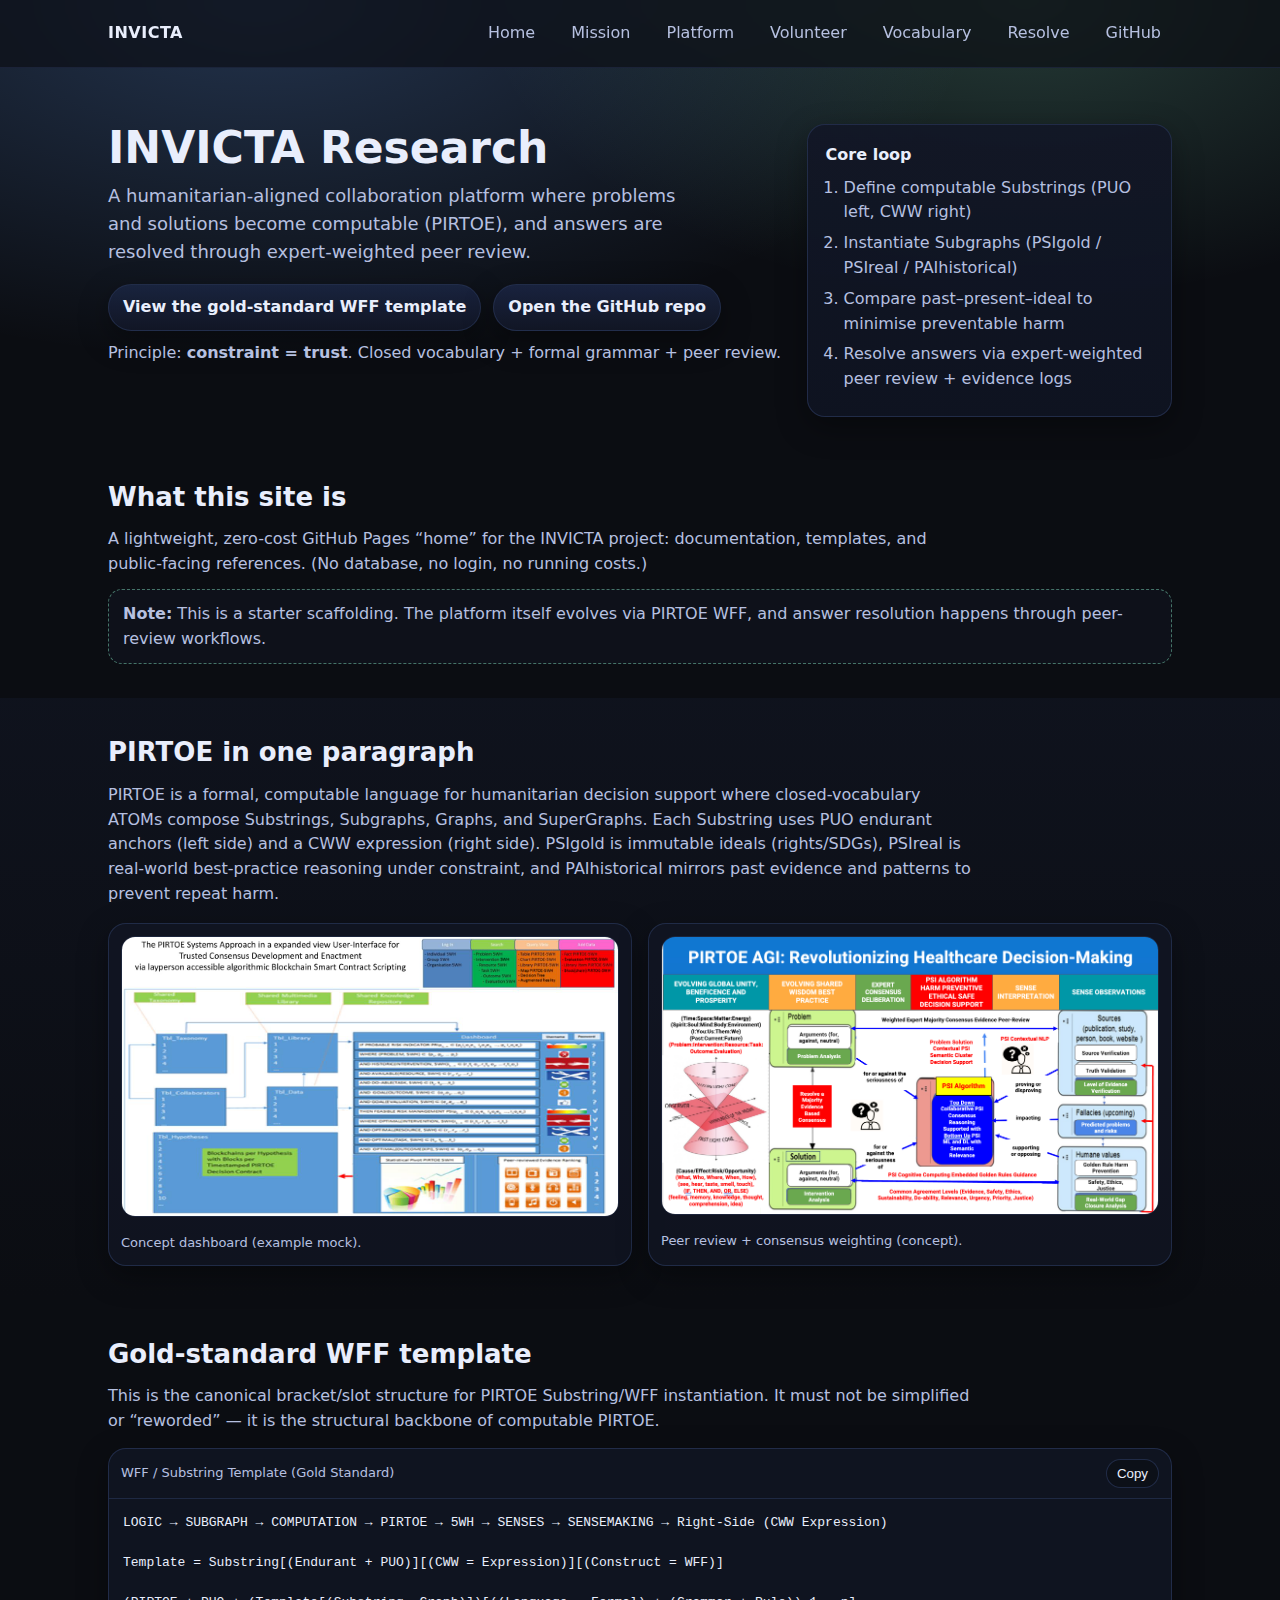
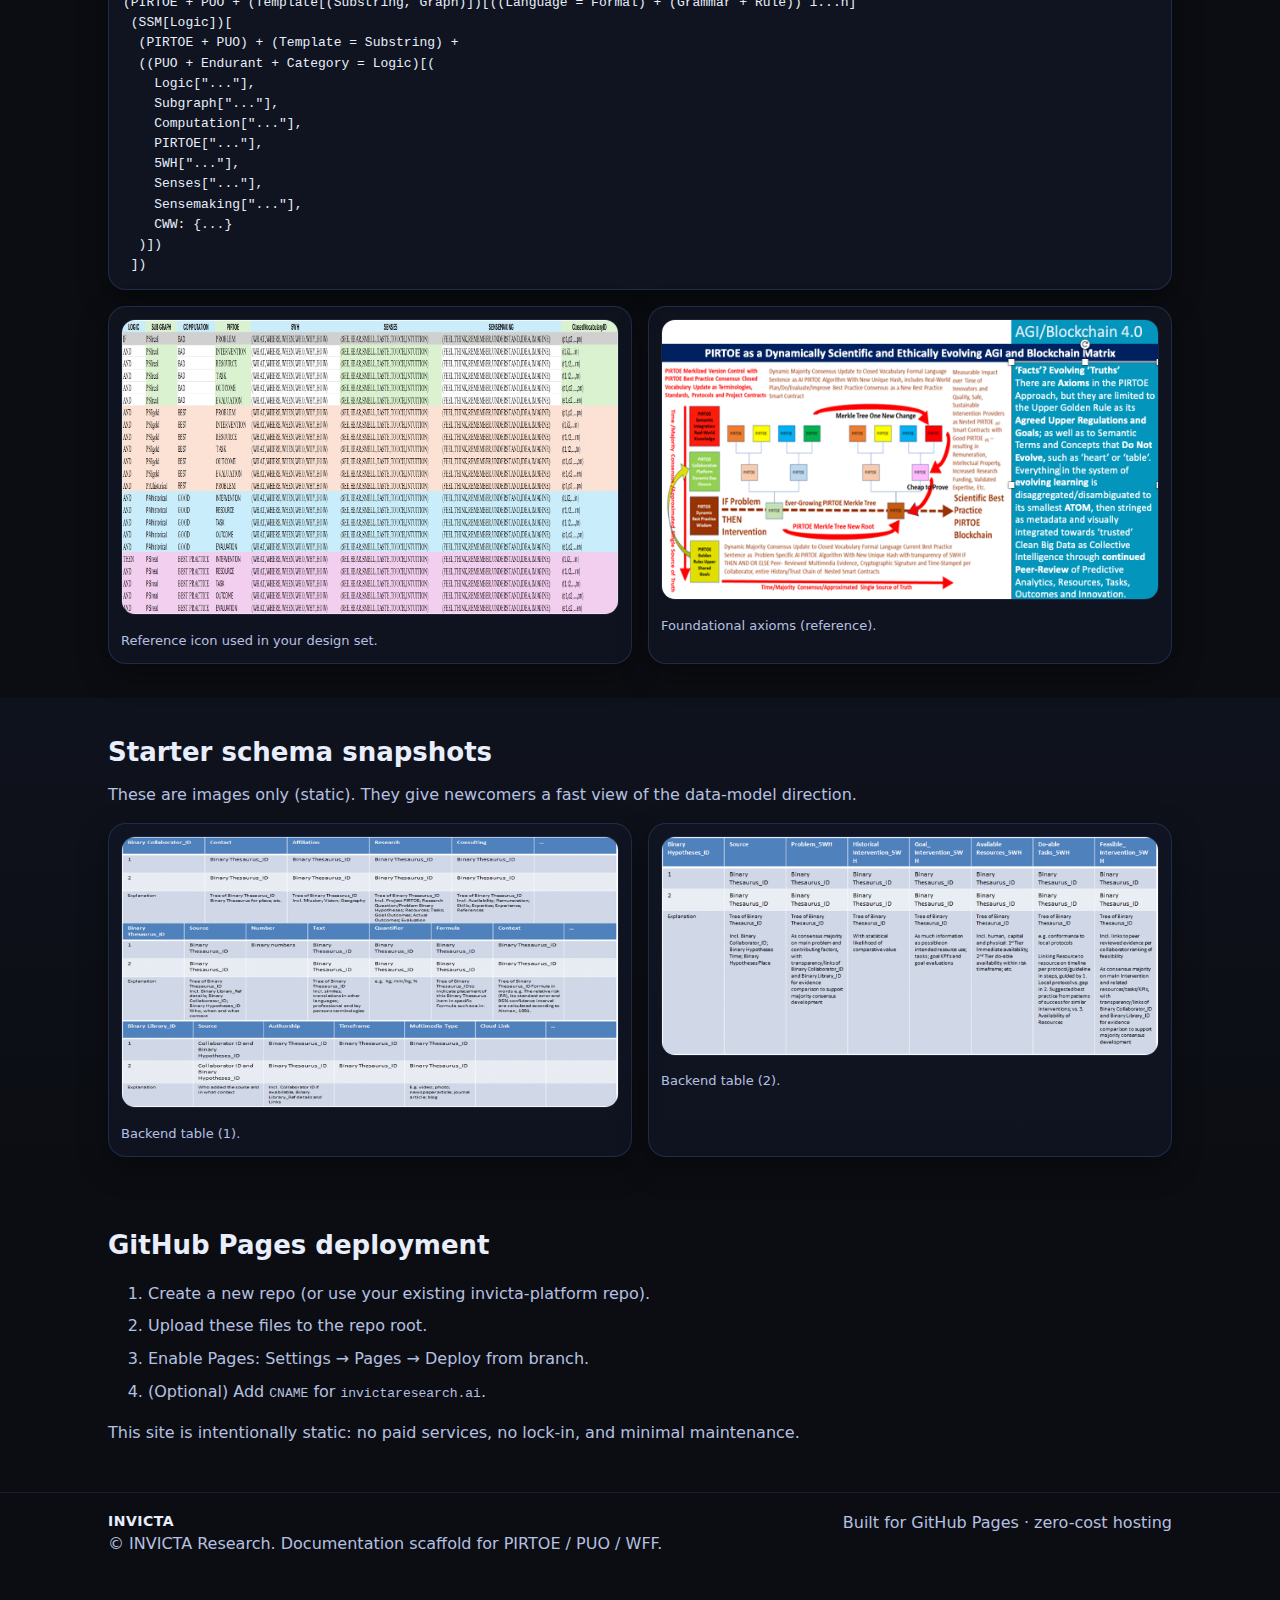
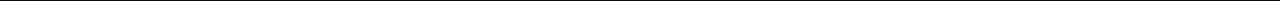
<file: index.html>
<!doctype html>
<html lang="en">
<head>
  <meta charset="utf-8" />
  <meta name="viewport" content="width=device-width,initial-scale=1" />
  <title>INVICTA Research — PIRTOE / PUO / WFF</title>
  <meta name="description" content="INVICTA: humanitarian-aligned, evidence-based, expert peer-reviewed decision support through PIRTOE (Problem–Intervention–Resource–Task–Outcome–Evaluation) graphs." />
  <link rel="stylesheet" href="assets/styles.css" />
</head>
<body>
  <header class="topbar">
    <div class="container">
      <a class="brand" href="#top">INVICTA</a>
      <nav class="nav">
        <a href="index.html#top">Home</a>
        <a href="mission.html">Mission</a>
        <a href="platform.html">Platform</a>
        <a href="volunteer.html">Volunteer</a>
        <a href="vocabulary/">Vocabulary</a>
        <a href="resolve/">Resolve</a>
        <a href="https://github.com/ln3942/invicta-platform" target="_blank" rel="noreferrer">GitHub</a>
      </nav>
    </div>
  </header>

  <main id="top">
    <section class="hero">
      <div class="container">
        <div class="hero-grid">
          <div>
            <h1>INVICTA Research</h1>
            <p class="lede">
              A humanitarian-aligned collaboration platform where problems and solutions become
              computable (PIRTOE), and answers are resolved through expert-weighted peer review.
            </p>
            <div class="cta">
              <a class="btn" href="#wff">View the gold-standard WFF template</a>
              <a class="btn secondary" href="#repo">Open the GitHub repo</a>
            </div>
            <p class="note">
              Principle: <strong>constraint = trust</strong>. Closed vocabulary + formal grammar + peer review.
            </p>
          </div>
          <div class="hero-card">
            <div class="card-title">Core loop</div>
            <ol class="card-list">
              <li>Define computable Substrings (PUO left, CWW right)</li>
              <li>Instantiate Subgraphs (PSIgold / PSIreal / PAIhistorical)</li>
              <li>Compare past–present–ideal to minimise preventable harm</li>
              <li>Resolve answers via expert-weighted peer review + evidence logs</li>
            </ol>
          </div>
        </div>
      </div>
    </section>

    <section id="about" class="section">
      <div class="container">
        <h2>What this site is</h2>
        <p>
          A lightweight, zero-cost GitHub Pages “home” for the INVICTA project: documentation, templates,
          and public-facing references. (No database, no login, no running costs.)
        </p>
        <div class="callout">
          <strong>Note:</strong> This is a starter scaffolding. The platform itself evolves via PIRTOE WFF,
          and answer resolution happens through peer-review workflows.
        </div>
      </div>
    </section>

    <section id="pirt" class="section alt">
      <div class="container">
        <h2>PIRTOE in one paragraph</h2>
        <p>
          PIRTOE is a formal, computable language for humanitarian decision support where closed-vocabulary ATOMs compose
          Substrings, Subgraphs, Graphs, and SuperGraphs. Each Substring uses PUO endurant anchors (left side) and a
          CWW expression (right side). PSIgold is immutable ideals (rights/SDGs), PSIreal is real-world best-practice
          reasoning under constraint, and PAIhistorical mirrors past evidence and patterns to prevent repeat harm.
        </p>

        <div class="grid-2">
          <figure class="figure">
            <img src="assets/images/Dashboard.jpg" alt="INVICTA dashboard concept" />
            <figcaption>Concept dashboard (example mock).</figcaption>
          </figure>
          <figure class="figure">
            <img src="assets/images/INVICTA Peer Review.png" alt="INVICTA peer review" />
            <figcaption>Peer review + consensus weighting (concept).</figcaption>
          </figure>
        </div>
      </div>
    </section>

    <section id="wff" class="section">
      <div class="container">
        <h2>Gold-standard WFF template</h2>
        <p>
          This is the canonical bracket/slot structure for PIRTOE Substring/WFF instantiation.
          It must not be simplified or “reworded” — it is the structural backbone of computable PIRTOE.
        </p>

        <div class="codewrap">
          <div class="codehead">
            <span>WFF / Substring Template (Gold Standard)</span>
            <button class="copy" data-copy="wff">Copy</button>
          </div>
          <pre class="code"><code id="wff">LOGIC → SUBGRAPH → COMPUTATION → PIRTOE → 5WH → SENSES → SENSEMAKING → Right-Side (CWW Expression)

Template = Substring[(Endurant + PUO)][(CWW = Expression)][(Construct = WFF)]

(PIRTOE + PUO + (Template[(Substring, Graph)])[((Language = Formal) + (Grammar + Rule)) 1...n]
 (SSM[Logic])[
  (PIRTOE + PUO) + (Template = Substring) +
  ((PUO + Endurant + Category = Logic)[(
    Logic["..."],
    Subgraph["..."],
    Computation["..."],
    PIRTOE["..."],
    5WH["..."],
    Senses["..."],
    Sensemaking["..."],
    CWW: {...}
  )])
 ])</code></pre>
        </div>

        <div class="grid-2">
          <figure class="figure">
            <img src="assets/images/icon_PIRTOE Graph Gold Standard Template Instantiation.jpg" alt="PIRTOE gold standard template icon" />
            <figcaption>Reference icon used in your design set.</figcaption>
          </figure>
          <figure class="figure">
            <img src="assets/images/Axioms in the PIRTOE Approach copy.png" alt="PIRTOE axioms" />
            <figcaption>Foundational axioms (reference).</figcaption>
          </figure>
        </div>
      </div>
    </section>

    <section id="schemas" class="section alt">
      <div class="container">
        <h2>Starter schema snapshots</h2>
        <p>
          These are images only (static). They give newcomers a fast view of the data-model direction.
        </p>
        <div class="grid-2">
          <figure class="figure">
            <img src="assets/images/Backend Table 1.png" alt="Backend table 1" />
            <figcaption>Backend table (1).</figcaption>
          </figure>
          <figure class="figure">
            <img src="assets/images/Backend Table 2.png" alt="Backend table 2" />
            <figcaption>Backend table (2).</figcaption>
          </figure>
        </div>
      </div>
    </section>

    <section id="repo" class="section">
      <div class="container">
        <h2>GitHub Pages deployment</h2>
        <ol class="steps">
          <li>Create a new repo (or use your existing invicta-platform repo).</li>
          <li>Upload these files to the repo root.</li>
          <li>Enable Pages: Settings → Pages → Deploy from branch.</li>
          <li>(Optional) Add <code>CNAME</code> for <code>invictaresearch.ai</code>.</li>
        </ol>
        <p class="note">
          This site is intentionally static: no paid services, no lock-in, and minimal maintenance.
        </p>
      </div>
    </section>

    <footer class="footer">
      <div class="container">
        <div class="footer-grid">
          <div>
            <div class="brand small">INVICTA</div>
            <div class="muted">© INVICTA Research. Documentation scaffold for PIRTOE / PUO / WFF.</div>
          </div>
          <div class="muted right">
            Built for GitHub Pages · zero-cost hosting
          </div>
        </div>
      </div>
    </footer>
  </main>

  <script src="assets/script.js"></script>
</body>
</html>
</file>
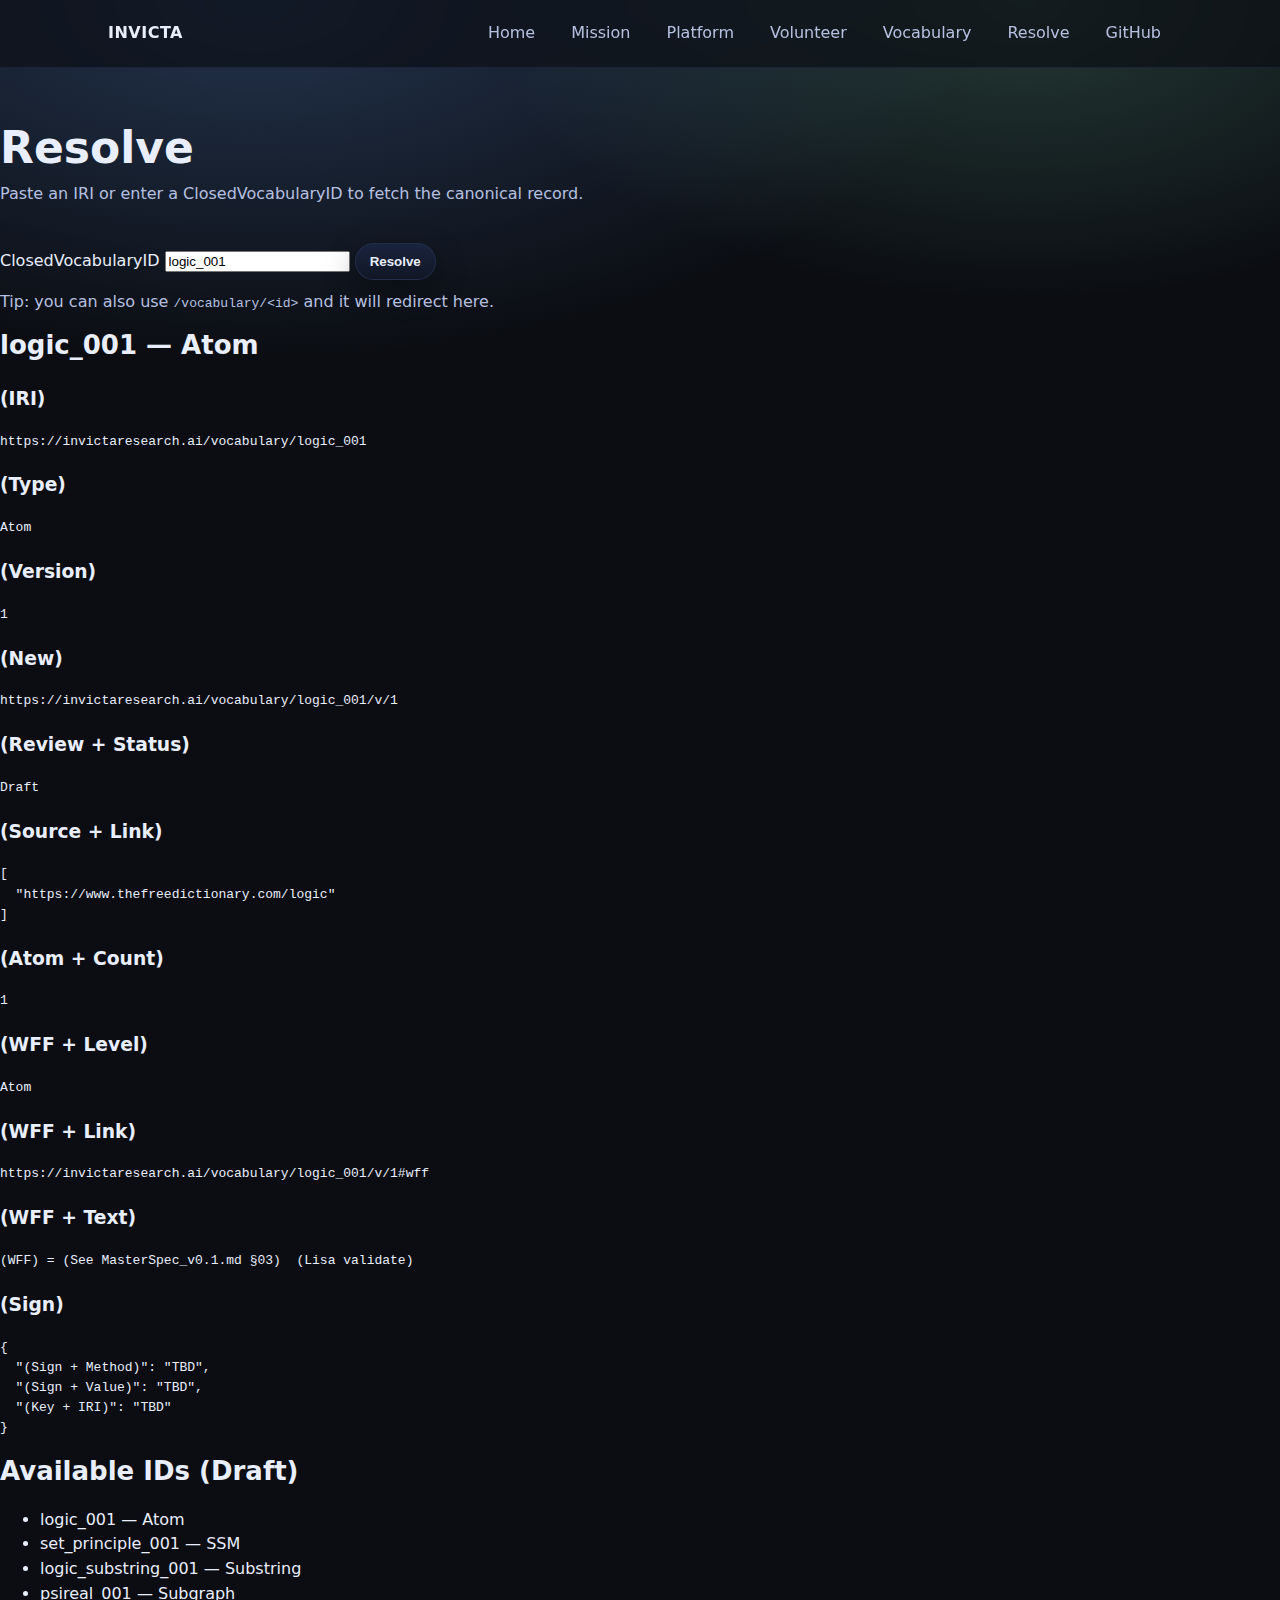
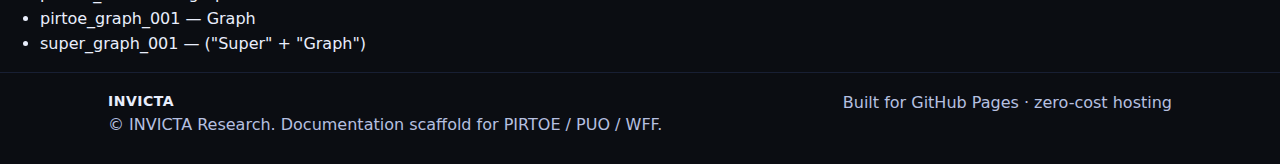
<file: resolve/index.html>
<!doctype html>
<html lang="en">
<head>
  <meta charset="utf-8" />
  <meta name="viewport" content="width=device-width,initial-scale=1" />
  <title>INVICTA — Resolve</title>
  <meta name="description" content="INVICTA: humanitarian-aligned, evidence-based, expert peer-reviewed decision support through PIRTOE (Problem–Intervention–Resource–Task–Outcome–Evaluation) graphs." />
  <link rel="stylesheet" href="../assets/styles.css" />
</head>
<body>
<header class="topbar">
    <div class="container">
      <a class="brand" href="#top">INVICTA</a>
      <nav class="nav">
        <a href="../index.html#top">Home</a>
        <a href="../mission.html">Mission</a>
        <a href="../platform.html">Platform</a>
        <a href="../volunteer.html">Volunteer</a>
        <a href="../vocabulary/">Vocabulary</a>
        <a href="../resolve/">Resolve</a>
        <a href="https://github.com/ln3942/invicta-platform" target="_blank" rel="noreferrer">GitHub</a>
      </nav>
    </div>
  </header>
<main class="content">

<section class="hero">
  <h1>Resolve</h1>
  <p class="lead">
    Paste an IRI or enter a ClosedVocabularyID to fetch the canonical record.
  </p>
</section>

<section class="card">
  <form id="resolver-form" class="form">
    <label for="id-input">ClosedVocabularyID</label>
    <input id="id-input" name="id" placeholder="e.g., logic_001" />
    <button class="btn" type="submit">Resolve</button>
  </form>
  <p class="small">Tip: you can also use <code>/vocabulary/&lt;id&gt;</code> and it will redirect here.</p>
</section>

<section class="card">
  <h2 id="record-title">Record</h2>
  <div id="vocab-record"></div>
</section>

<section class="card">
  <h2>Available IDs (Draft)</h2>
  <ul id="vocab-index"></ul>
</section>

</main>
<footer class="footer">
      <div class="container">
        <div class="footer-grid">
          <div>
            <div class="brand small">INVICTA</div>
            <div class="muted">© INVICTA Research. Documentation scaffold for PIRTOE / PUO / WFF.</div>
          </div>
          <div class="muted right">
            Built for GitHub Pages · zero-cost hosting
          </div>
        </div>
      </div>
    </footer>
<script src="../assets/script.js"></script>
<script src="../assets/vocab.js"></script>
</body>
</html>
</file>
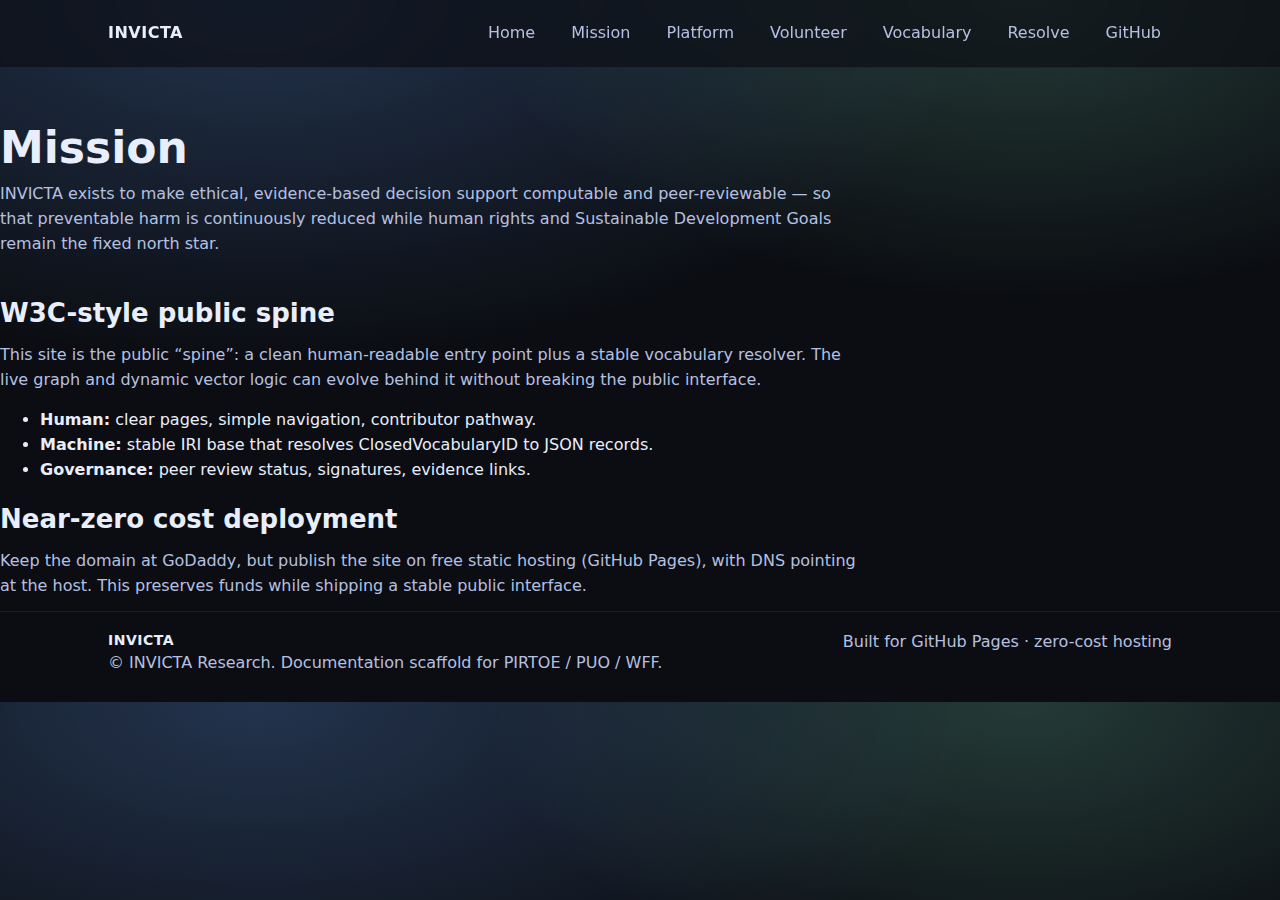
<file: mission.html>
<!doctype html>
<html lang="en">
<head>
  <meta charset="utf-8" />
  <meta name="viewport" content="width=device-width,initial-scale=1" />
  <title>INVICTA — Mission</title>
  <meta name="description" content="INVICTA: humanitarian-aligned, evidence-based, expert peer-reviewed decision support through PIRTOE (Problem–Intervention–Resource–Task–Outcome–Evaluation) graphs." />
  <link rel="stylesheet" href="assets/styles.css" />
</head>
<body>
<header class="topbar">
    <div class="container">
      <a class="brand" href="#top">INVICTA</a>
      <nav class="nav">
        <a href="index.html#top">Home</a>
        <a href="mission.html">Mission</a>
        <a href="platform.html">Platform</a>
        <a href="volunteer.html">Volunteer</a>
        <a href="vocabulary/">Vocabulary</a>
        <a href="resolve/">Resolve</a>
        <a href="https://github.com/ln3942/invicta-platform" target="_blank" rel="noreferrer">GitHub</a>
      </nav>
    </div>
  </header>
<main class="content">

<section class="hero">
  <h1>Mission</h1>
  <p class="lead">
    INVICTA exists to make ethical, evidence-based decision support computable and peer-reviewable — so that
    preventable harm is continuously reduced while human rights and Sustainable Development Goals remain the fixed north star.
  </p>
</section>

<section class="card">
  <h2>W3C-style public spine</h2>
  <p>
    This site is the public “spine”: a clean human-readable entry point plus a stable vocabulary resolver.
    The live graph and dynamic vector logic can evolve behind it without breaking the public interface.
  </p>
  <ul>
    <li><strong>Human:</strong> clear pages, simple navigation, contributor pathway.</li>
    <li><strong>Machine:</strong> stable IRI base that resolves ClosedVocabularyID to JSON records.</li>
    <li><strong>Governance:</strong> peer review status, signatures, evidence links.</li>
  </ul>
</section>

<section class="card">
  <h2>Near-zero cost deployment</h2>
  <p>
    Keep the domain at GoDaddy, but publish the site on free static hosting (GitHub Pages), with DNS pointing at the host.
    This preserves funds while shipping a stable public interface.
  </p>
</section>

</main>
<footer class="footer">
      <div class="container">
        <div class="footer-grid">
          <div>
            <div class="brand small">INVICTA</div>
            <div class="muted">© INVICTA Research. Documentation scaffold for PIRTOE / PUO / WFF.</div>
          </div>
          <div class="muted right">
            Built for GitHub Pages · zero-cost hosting
          </div>
        </div>
      </div>
    </footer>
<script src="assets/script.js"></script>
</body>
</html>
</file>
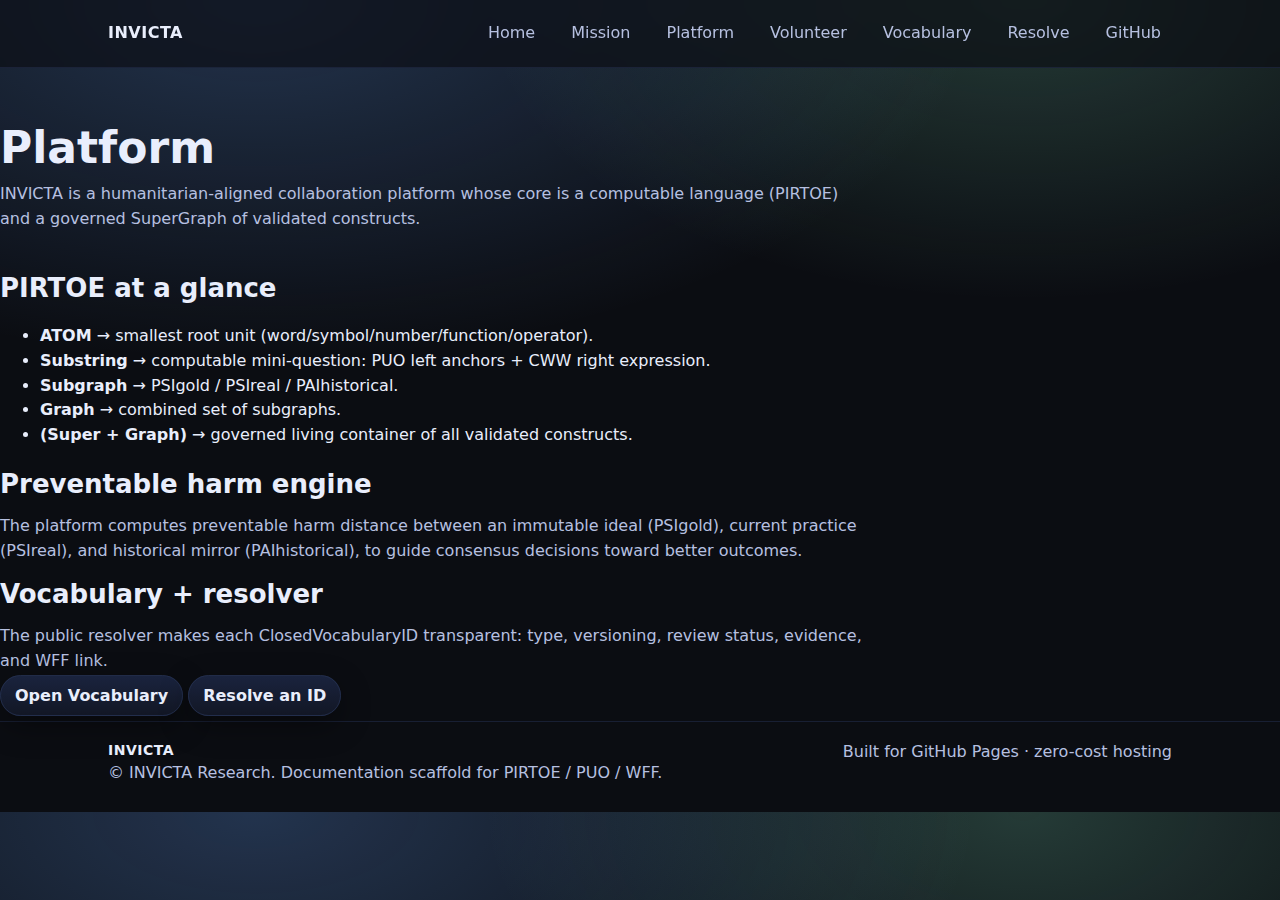
<file: platform.html>
<!doctype html>
<html lang="en">
<head>
  <meta charset="utf-8" />
  <meta name="viewport" content="width=device-width,initial-scale=1" />
  <title>INVICTA — Platform</title>
  <meta name="description" content="INVICTA: humanitarian-aligned, evidence-based, expert peer-reviewed decision support through PIRTOE (Problem–Intervention–Resource–Task–Outcome–Evaluation) graphs." />
  <link rel="stylesheet" href="assets/styles.css" />
</head>
<body>
<header class="topbar">
    <div class="container">
      <a class="brand" href="#top">INVICTA</a>
      <nav class="nav">
        <a href="index.html#top">Home</a>
        <a href="mission.html">Mission</a>
        <a href="platform.html">Platform</a>
        <a href="volunteer.html">Volunteer</a>
        <a href="vocabulary/">Vocabulary</a>
        <a href="resolve/">Resolve</a>
        <a href="https://github.com/ln3942/invicta-platform" target="_blank" rel="noreferrer">GitHub</a>
      </nav>
    </div>
  </header>
<main class="content">

<section class="hero">
  <h1>Platform</h1>
  <p class="lead">
    INVICTA is a humanitarian-aligned collaboration platform whose core is a computable language (PIRTOE) and
    a governed SuperGraph of validated constructs.
  </p>
</section>

<section class="card">
  <h2>PIRTOE at a glance</h2>
  <ul>
    <li><strong>ATOM</strong> → smallest root unit (word/symbol/number/function/operator).</li>
    <li><strong>Substring</strong> → computable mini-question: PUO left anchors + CWW right expression.</li>
    <li><strong>Subgraph</strong> → PSIgold / PSIreal / PAIhistorical.</li>
    <li><strong>Graph</strong> → combined set of subgraphs.</li>
    <li><strong>(Super + Graph)</strong> → governed living container of all validated constructs.</li>
  </ul>
</section>

<section class="card">
  <h2>Preventable harm engine</h2>
  <p>
    The platform computes preventable harm distance between an immutable ideal (PSIgold), current practice (PSIreal),
    and historical mirror (PAIhistorical), to guide consensus decisions toward better outcomes.
  </p>
</section>

<section class="card">
  <h2>Vocabulary + resolver</h2>
  <p>
    The public resolver makes each ClosedVocabularyID transparent: type, versioning, review status, evidence, and WFF link.
  </p>
  <p><a class="btn" href="vocabulary/">Open Vocabulary</a> <a class="btn" href="resolve/">Resolve an ID</a></p>
</section>

</main>
<footer class="footer">
      <div class="container">
        <div class="footer-grid">
          <div>
            <div class="brand small">INVICTA</div>
            <div class="muted">© INVICTA Research. Documentation scaffold for PIRTOE / PUO / WFF.</div>
          </div>
          <div class="muted right">
            Built for GitHub Pages · zero-cost hosting
          </div>
        </div>
      </div>
    </footer>
<script src="assets/script.js"></script>
</body>
</html>
</file>
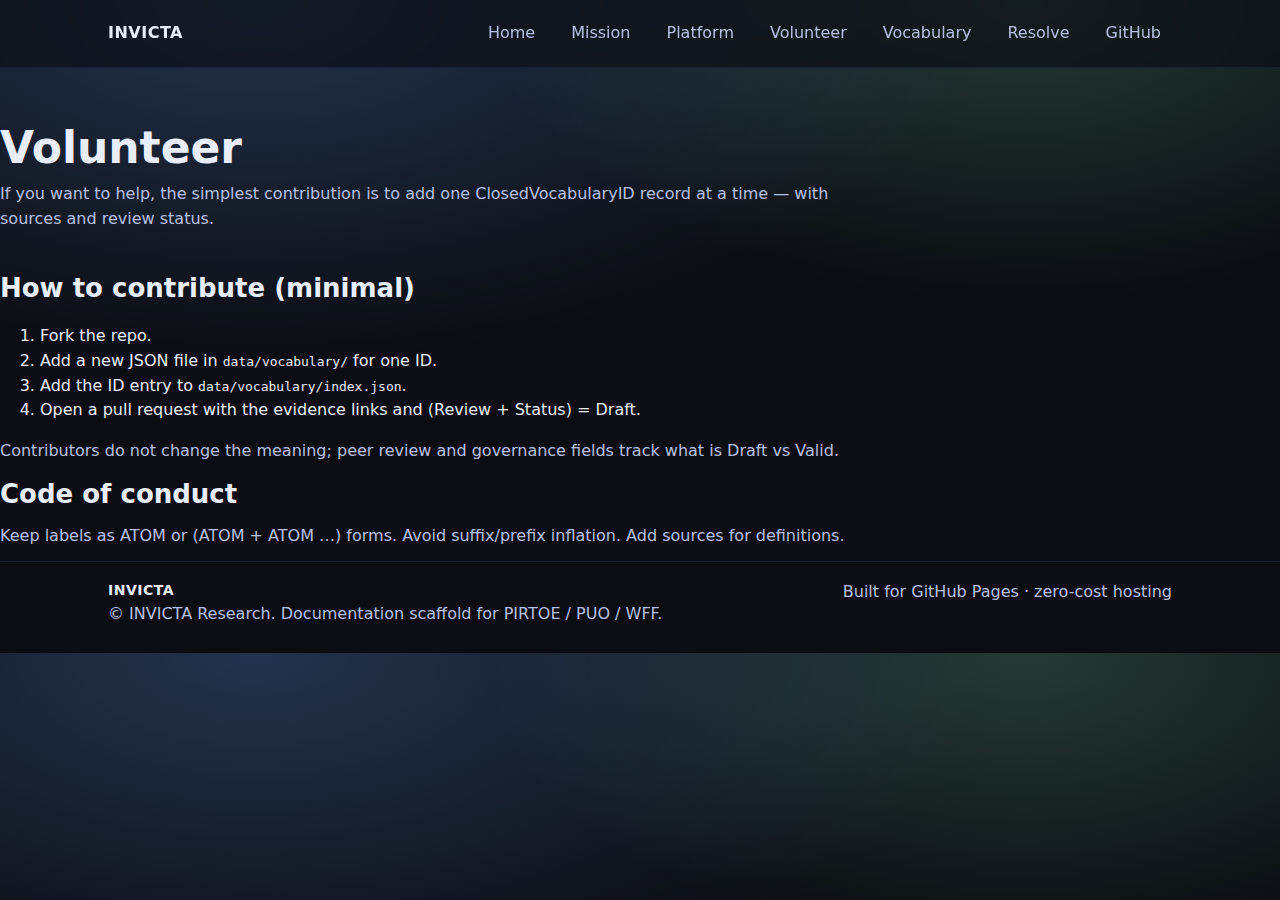
<file: volunteer.html>
<!doctype html>
<html lang="en">
<head>
  <meta charset="utf-8" />
  <meta name="viewport" content="width=device-width,initial-scale=1" />
  <title>INVICTA — Volunteer</title>
  <meta name="description" content="INVICTA: humanitarian-aligned, evidence-based, expert peer-reviewed decision support through PIRTOE (Problem–Intervention–Resource–Task–Outcome–Evaluation) graphs." />
  <link rel="stylesheet" href="assets/styles.css" />
</head>
<body>
<header class="topbar">
    <div class="container">
      <a class="brand" href="#top">INVICTA</a>
      <nav class="nav">
        <a href="index.html#top">Home</a>
        <a href="mission.html">Mission</a>
        <a href="platform.html">Platform</a>
        <a href="volunteer.html">Volunteer</a>
        <a href="vocabulary/">Vocabulary</a>
        <a href="resolve/">Resolve</a>
        <a href="https://github.com/ln3942/invicta-platform" target="_blank" rel="noreferrer">GitHub</a>
      </nav>
    </div>
  </header>
<main class="content">

<section class="hero">
  <h1>Volunteer</h1>
  <p class="lead">
    If you want to help, the simplest contribution is to add one ClosedVocabularyID record at a time — with sources and review status.
  </p>
</section>

<section class="card">
  <h2>How to contribute (minimal)</h2>
  <ol>
    <li>Fork the repo.</li>
    <li>Add a new JSON file in <code>data/vocabulary/</code> for one ID.</li>
    <li>Add the ID entry to <code>data/vocabulary/index.json</code>.</li>
    <li>Open a pull request with the evidence links and (Review + Status) = Draft.</li>
  </ol>
  <p>
    Contributors do not change the meaning; peer review and governance fields track what is Draft vs Valid.
  </p>
</section>

<section class="card">
  <h2>Code of conduct</h2>
  <p>
    Keep labels as ATOM or (ATOM + ATOM …) forms. Avoid suffix/prefix inflation. Add sources for definitions.
  </p>
</section>

</main>
<footer class="footer">
      <div class="container">
        <div class="footer-grid">
          <div>
            <div class="brand small">INVICTA</div>
            <div class="muted">© INVICTA Research. Documentation scaffold for PIRTOE / PUO / WFF.</div>
          </div>
          <div class="muted right">
            Built for GitHub Pages · zero-cost hosting
          </div>
        </div>
      </div>
    </footer>
<script src="assets/script.js"></script>
</body>
</html>
</file>
<file: assets/styles.css>
:root{
  --bg:#0b0d12;
  --panel:#121726;
  --panel2:#0f1422;
  --text:#e9eefc;
  --muted:#b6c0e0;
  --line:#24304f;
  --accent:#8bf0c8;
  --accent2:#6aa6ff;
  --btn:#1a2440;
  --shadow: 0 10px 30px rgba(0,0,0,.35);
  --radius: 18px;
}

*{box-sizing:border-box}
html,body{margin:0;padding:0}
body{
  font-family: system-ui, -apple-system, Segoe UI, Roboto, Ubuntu, Cantarell, Noto Sans, Helvetica, Arial, "Apple Color Emoji","Segoe UI Emoji";
  background: radial-gradient(1200px 600px at 20% 0%, rgba(106,166,255,.25), transparent 60%),
              radial-gradient(900px 500px at 80% 0%, rgba(139,240,200,.20), transparent 60%),
              var(--bg);
  color:var(--text);
  line-height:1.55;
}

a{color:inherit;text-decoration:none}
.container{max-width:1100px;margin:0 auto;padding:0 18px}

.topbar{
  position:sticky;top:0;z-index:10;
  backdrop-filter: blur(10px);
  background: rgba(11,13,18,.65);
  border-bottom:1px solid rgba(36,48,79,.55);
}
.topbar .container{
  display:flex;align-items:center;justify-content:space-between;
  padding:14px 18px;
}
.brand{font-weight:800;letter-spacing:.5px}
.nav{display:flex;gap:14px;flex-wrap:wrap;justify-content:flex-end}
.nav a{
  color:var(--muted);
  padding:6px 10px;
  border-radius:999px;
  border:1px solid transparent;
}
.nav a:hover{color:var(--text);border-color:rgba(36,48,79,.65);background:rgba(18,23,38,.55)}

.hero{padding:56px 0 26px}
.hero-grid{display:grid;grid-template-columns: 1.3fr .7fr; gap:20px; align-items:stretch}
.hero h1{font-size:44px;line-height:1.1;margin:0 0 10px}
.lede{color:var(--muted);font-size:18px;max-width:52ch}
.cta{display:flex;gap:12px;flex-wrap:wrap;margin:18px 0 8px}
.btn{
  background: linear-gradient(180deg, rgba(26,36,64,.95), rgba(18,23,38,.95));
  border:1px solid rgba(36,48,79,.85);
  padding:10px 14px;border-radius:999px;
  box-shadow: var(--shadow);
  color:var(--text);
  font-weight:650;
}
.btn:hover{border-color:rgba(139,240,200,.65)}
.btn.secondary:hover{border-color:rgba(106,166,255,.65)}
.note{color:var(--muted);margin:10px 0 0}

.hero-card{
  background:linear-gradient(180deg, rgba(18,23,38,.95), rgba(15,20,34,.95));
  border:1px solid rgba(36,48,79,.85);
  border-radius:var(--radius);
  padding:18px;
  box-shadow: var(--shadow);
}
.card-title{font-weight:800;margin-bottom:8px}
.card-list{margin:0;padding-left:18px;color:var(--muted)}
.card-list li{margin:6px 0}

.section{padding:34px 0}
.section.alt{background: linear-gradient(180deg, rgba(18,23,38,.55), rgba(11,13,18,0)) }
h2{font-size:26px;margin:0 0 10px}
p{margin:10px 0;color:var(--muted);max-width:85ch}
.callout{
  margin-top:12px;
  padding:12px 14px;
  border-radius:14px;
  border:1px dashed rgba(139,240,200,.45);
  background:rgba(18,23,38,.45);
  color:var(--muted);
}

.grid-2{display:grid;grid-template-columns:1fr 1fr; gap:16px; margin-top:16px}
.figure{
  margin:0;
  background:rgba(18,23,38,.65);
  border:1px solid rgba(36,48,79,.85);
  border-radius:var(--radius);
  padding:12px;
  box-shadow: var(--shadow);
}
.figure img{
  width:100%;
  height:auto;
  border-radius:14px;
  border:1px solid rgba(36,48,79,.6);
}
figcaption{color:var(--muted);font-size:13px;margin-top:8px}

.codewrap{
  margin-top:14px;
  background:rgba(18,23,38,.75);
  border:1px solid rgba(36,48,79,.9);
  border-radius:var(--radius);
  overflow:hidden;
  box-shadow: var(--shadow);
}
.codehead{
  display:flex;justify-content:space-between;align-items:center;
  padding:10px 12px;
  border-bottom:1px solid rgba(36,48,79,.75);
  color:var(--muted);
  font-size:13px;
}
.copy{
  background:rgba(11,13,18,.55);
  border:1px solid rgba(36,48,79,.85);
  color:var(--text);
  padding:6px 10px;
  border-radius:999px;
  cursor:pointer;
}
.copy:hover{border-color:rgba(139,240,200,.65)}
.code{margin:0;padding:14px;overflow:auto;color:var(--text)}
.code code{font-family: ui-monospace, SFMono-Regular, Menlo, Monaco, Consolas, "Liberation Mono","Courier New", monospace; font-size:13px; white-space:pre}

.steps{color:var(--muted);max-width:85ch}
.steps li{margin:8px 0}

.footer{
  border-top:1px solid rgba(36,48,79,.55);
  padding:18px 0 26px;
  margin-top:12px;
}
.footer-grid{display:flex;justify-content:space-between;gap:12px;flex-wrap:wrap;align-items:flex-start}
.brand.small{font-size:14px}
.muted{color:var(--muted)}
.right{text-align:right}

@media (max-width: 900px){
  .hero-grid{grid-template-columns:1fr}
  .hero h1{font-size:36px}
  .grid-2{grid-template-columns:1fr}
  .right{text-align:left}
}
</file>
